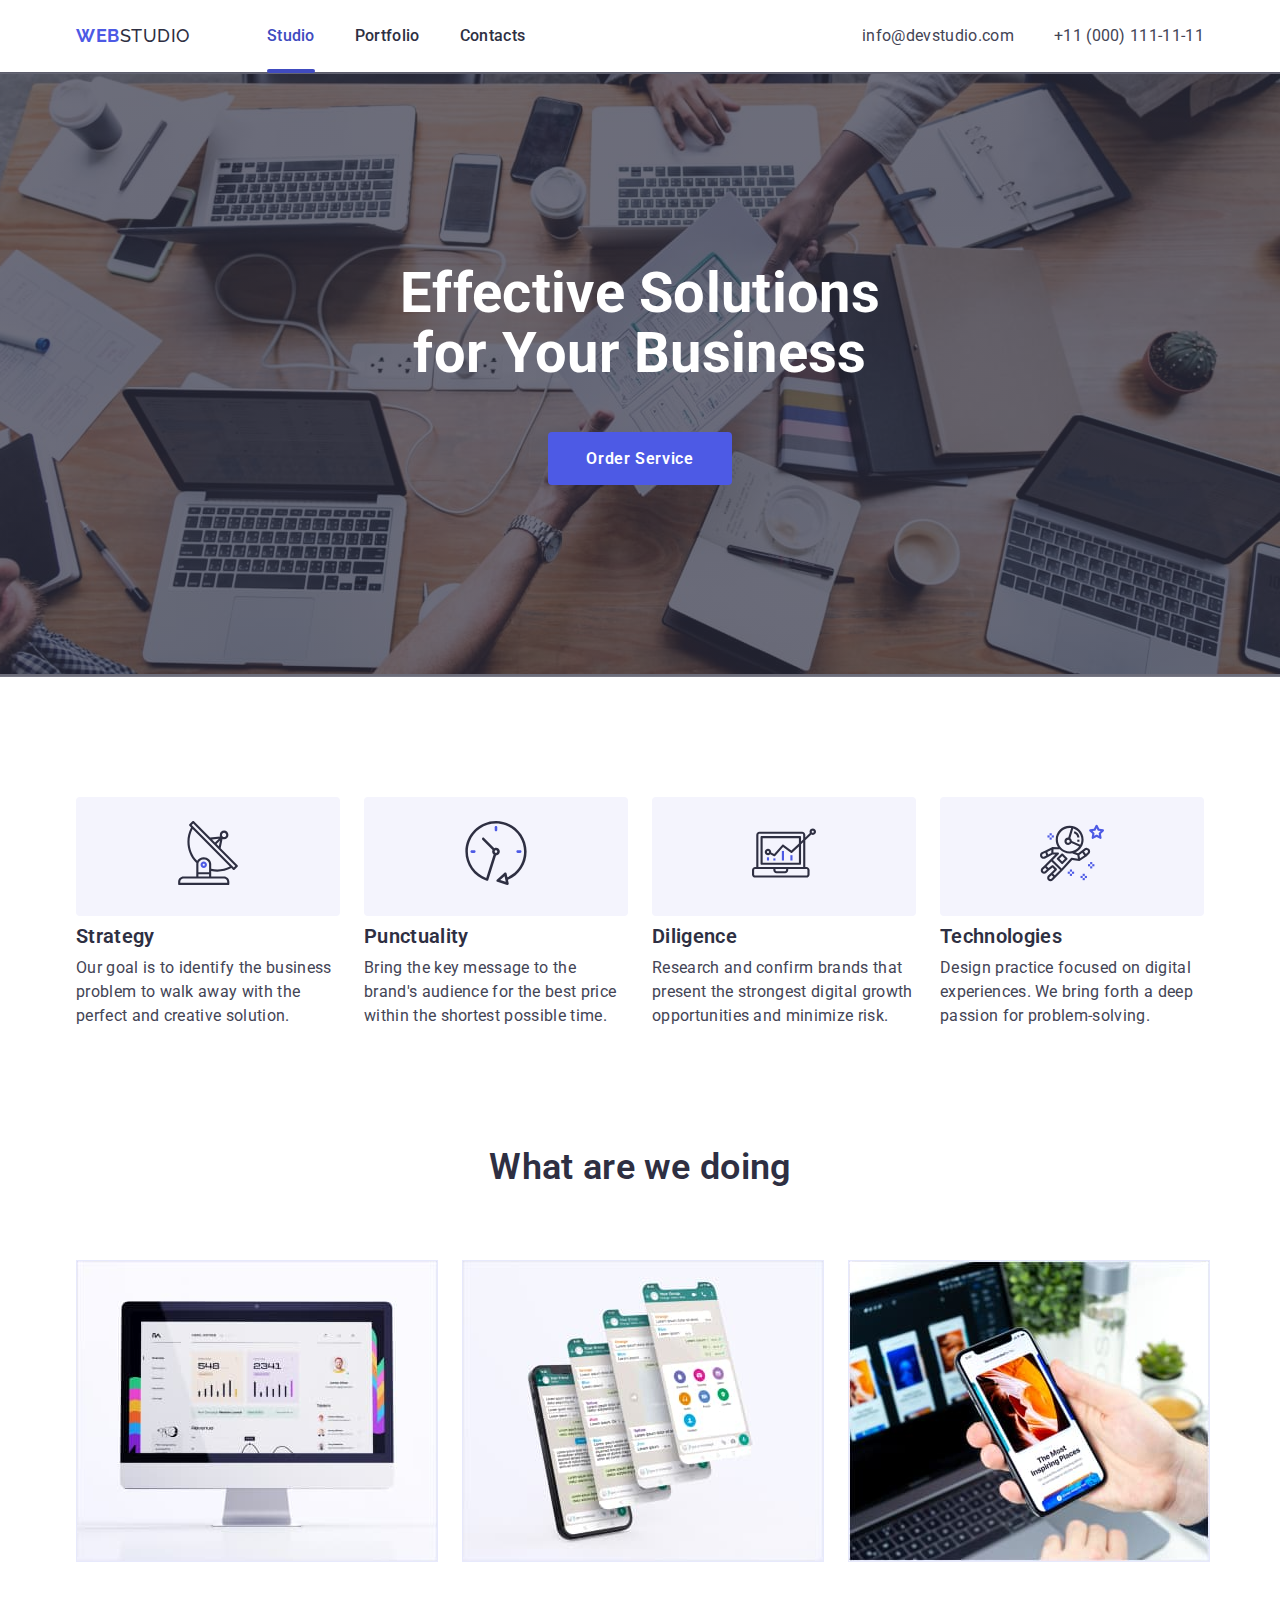
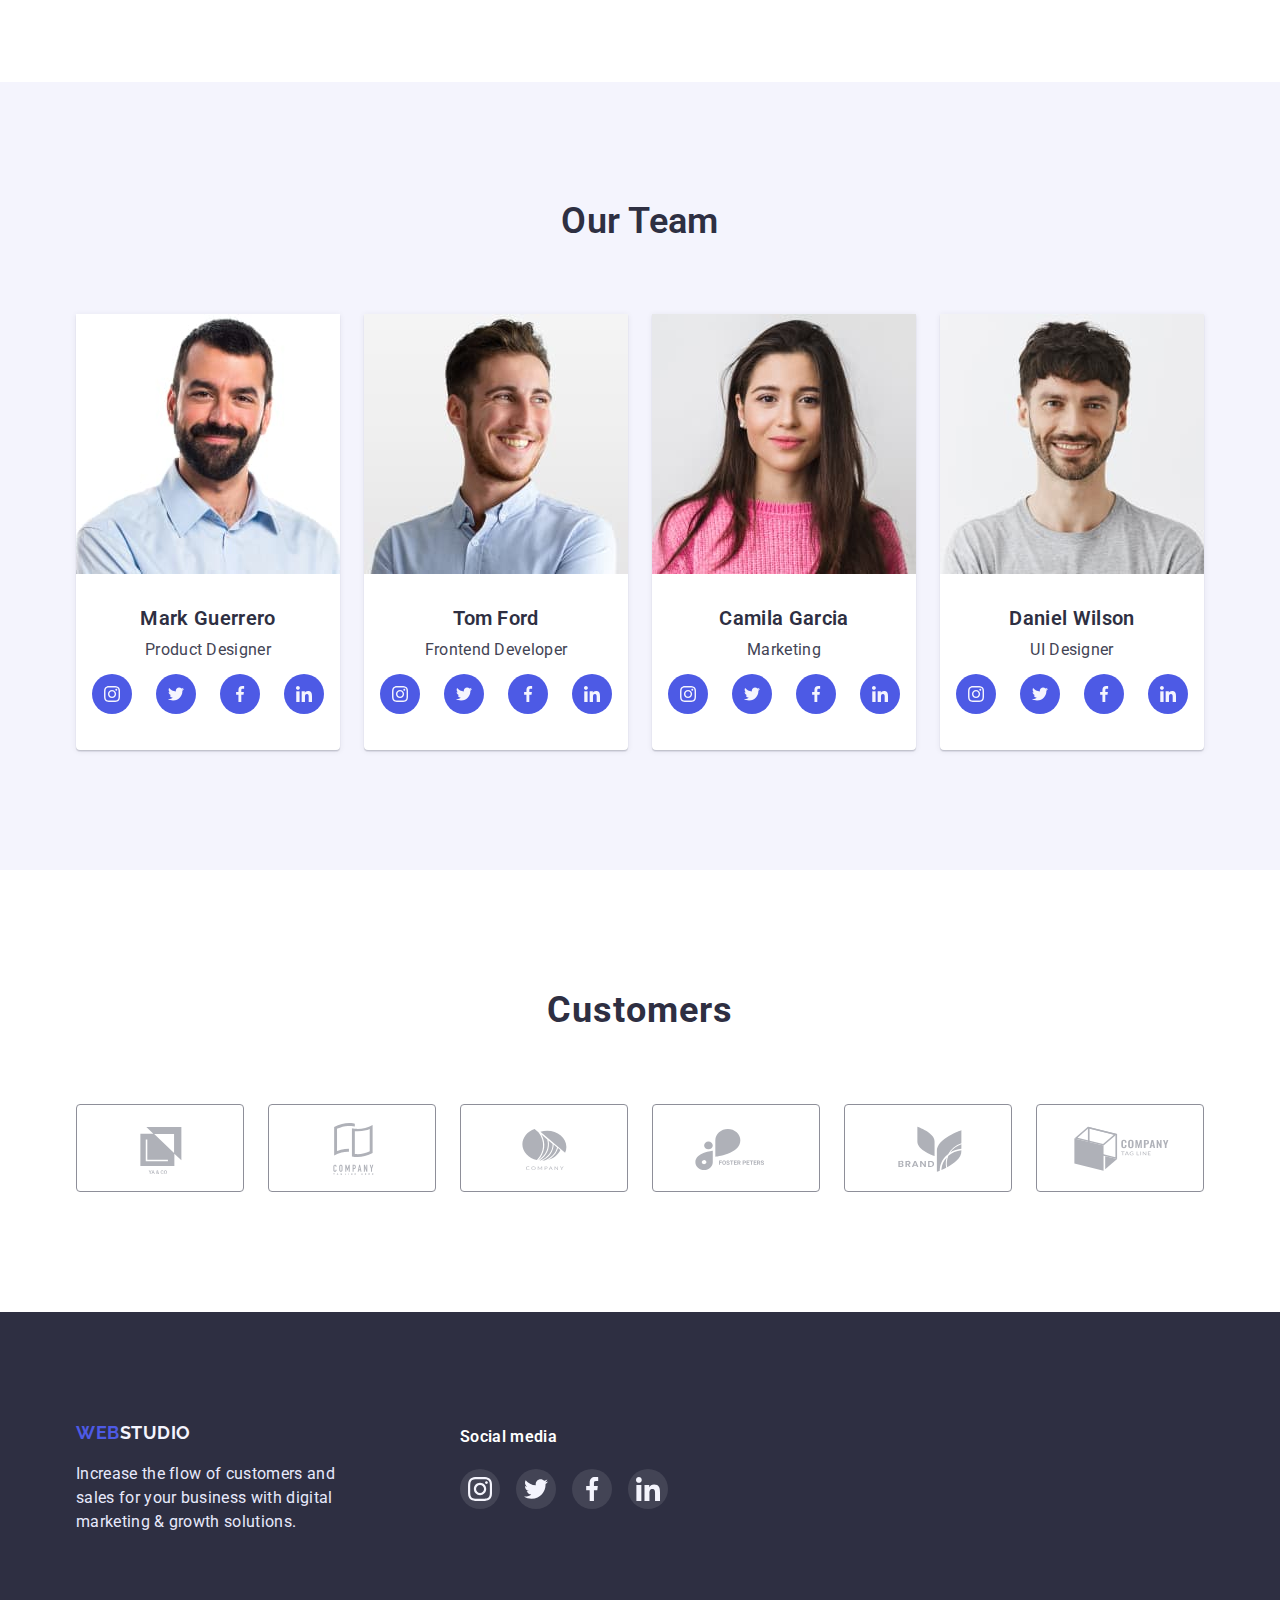
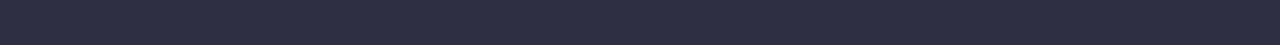
<file: index.html>
<!DOCTYPE html>
<html lang="en">
<head>
    <meta charset="UTF-8">
    <meta http-equiv="X-UA-Compatible" content="IE=edge">
    <meta name="viewport" content="width=device-width, initial-scale=1.0">
    <title>WebStudio</title>
    <link rel="stylesheet" href="https://cdnjs.cloudflare.com/ajax/libs/modern-normalize/1.1.0/modern-normalize.min.css">
    <link rel="stylesheet" href="./css/styles.css">
    <link rel="preconnect" href="https://fonts.googleapis.com">
<link rel="preconnect" href="https://fonts.gstatic.com" crossorigin>
<link rel="preconnect" href="https://fonts.googleapis.com"><link rel="preconnect" href="https://fonts.gstatic.com" crossorigin><link href="https://fonts.googleapis.com/css2?family=Raleway:wght@700&family=Roboto:wght@400;500;700;900&display=swap" rel="stylesheet">
</head>
<body>
    <header class="header">
        <div class="container main-nav">
            <nav class="navigation">
                <a href="./index.html" class="logo"> <span class="logo-web">Web</span>Studio </a>
                <ul class="navigation-list list">
                    <li class="navigation-item"><a href="./index.html" class="navigation-list-item active">Studio</a></li>
                    <li class="navigation-item"><a href="./portfolio.html" class="navigation-list-item">Portfolio</a></li>
                    <li class="navigation-item"><a href="#" class="navigation-list-item">Contacts</a></li>
                </ul>
            </nav>
            <ul class="contacts list">
                <li><a href="mailto:info@devstudio.com" class="contacts-item">info@devstudio.com</a></li>
                <li><a href="tel:+11(000)111-11-11" class="contacts-item">+11 (000) 111-11-11</a></li>
            </ul>
        </div>
    </header>
    <main>
<section class="hero section">
    <div class="container">
        <h1 class="hero-title list">Effective Solutions for Your Business</h1>
    <button type="button" class="hero-button" data-modal-open><span class="button-text">Order Service</span> </button>
    </div>
</section>
<section class="features section">
    <div class="container">
        <h2 hidden>Features</h2>
    <ul class="features-list list">
        <li class="features-list-item">
            <div class="future-list-icon">
                <svg class="features-icon" width="64" height="64">
                    <use href="./images/icons.svg#icon-antenna"></use>
                </svg>
            </div> 
            <h3 class="features-title list">Strategy</h3>
            <p class="features-text list">Our goal is to identify the business
                problem to walk away with the perfect and creative solution.</p>
        </li>
        <li class="features-list-item">
            <div class="future-list-icon">
                <svg class="features-icon" width="64" height="64">
                    <use href="./images/icons.svg#icon-clock"></use>
                </svg>
            </div>
            <h3 class="features-title list">Punctuality</h3>
            <p class="features-text list">Bring the key message to the brand's audience for the best price within the shortest possible time.</p>
        </li>
        <li class="features-list-item">
            <div class="future-list-icon">
                <svg class="features-icon" width="64" height="64">
                    <use href="./images/icons.svg#icon-diagram"></use>
                </svg>
            </div>
            <h3 class="features-title list">Diligence</h3>
            <p class="features-text list">Research and confirm brands that present the strongest digital growth opportunities and minimize risk.</p>
        </li>
        <li class="features-list-item">
            <div class="future-list-icon">
                <svg class="features-icon" width="64" height="64">
                    <use href="./images/icons.svg#icon-astronaut"></use>
                </svg>
            </div>
            <h3 class="features-title list">Technologies</h3>
            <p class="features-text list">Design practice focused on digital experiences. We bring forth a deep passion for problem-solving.</p>
        </li>
    </ul>
    </div>
</section>
<section class="work section">
    <div class="container">
        <h2 class="work-title list">What are we doing</h2>
    <ul class="work-list list">
        <li class="work-list-item"><img  src="./images/desktop.jpg" alt="desktop application" width="360"></li>
        <li class="work-list-item"><img  src="./images/mobileapp.jpg" alt="mobile application" width="360"></li>
        <li class="work-list-item"><img  src="./images/mobilewithdesktop.jpg" alt="information on the mobile application and on the desktop application" width="360"></li>
    </ul>
    </div>
</section>
<section class="team section">
    <div class="container">
        <h2 class="team-title list">Our Team</h2>
        <ul class="team-list list">
            <li class="team-card list">
                <img class="team-img" src="./images/mark.jpg" alt="dark haired man with beard" width="262">
                <h3 class="team-member list">Mark Guerrero</h3>
                <p class="team-job-title list">Product Designer</p>
                <ul class="team-soc-list list">
                    <li class="team-soc-item list">
                        <a href="#" class="team-soc-link">
                            <svg class="team-icon" width="16" height="16">
                                <use href="./images/icons.svg#icon-instagram" ></use>
                            </svg>
                        </a>
                    </li>
                     <li class="team-soc-item">
                        <a href="#" class="team-soc-link">
                            <svg class="team-icon" width="16" height="16">
                                <use href="./images/icons.svg#icon-twitter"></use>
                            </svg>
                        </a>
                    </li>
                     <li class="team-soc-item">
                        <a href="#" class="team-soc-link">
                            <svg class="team-icon" width="16" height="16">
                                <use href="./images/icons.svg#icon-facebook"></use>
                            </svg>
                        </a>
                    </li>
                     <li class="team-soc-item">
                        <a href="#" class="team-soc-link">
                            <svg class="team-icon" width="16" height="16">
                                <use href="./images/icons.svg#icon-linkedin"></use>
                            </svg>
                        </a>
                    </li>
                </ul>
            </li>
            <li class="team-card">
                <img class="team-img" src="./images/tom.jpg" alt="smiling man" width="262">
                <h3 class="team-member list">Tom Ford</h3>
                <p class="team-job-title list">Frontend Developer</p>
                <ul class="team-soc-list list">
                    <li class="team-soc-item list">
                        <a href="#" class="team-soc-link">
                            <svg class="team-icon" width="16" height="16">
                                <use href="./images/icons.svg#icon-instagram" ></use>
                            </svg>
                        </a>
                    </li>
                     <li class="team-soc-item">
                        <a href="#" class="team-soc-link">
                            <svg class="team-icon" width="16" height="16">
                                <use href="./images/icons.svg#icon-twitter"></use>
                            </svg>
                        </a>
                    </li>
                     <li class="team-soc-item">
                        <a href="#" class="team-soc-link">
                            <svg class="team-icon" width="16" height="16">
                                <use href="./images/icons.svg#icon-facebook"></use>
                            </svg>
                        </a>
                    </li>
                     <li class="team-soc-item">
                        <a href="#" class="team-soc-link">
                            <svg class="team-icon" width="16" height="16">
                                <use href="./images/icons.svg#icon-linkedin"></use>
                            </svg>
                        </a>
                    </li>
                </ul>
            </li>
            <li class="team-card">
                <img class="team-img" src="./images/camila.jpg" alt="beautiful women" width="262">
                <h3 class="team-member list">Camila Garcia</h3>
                <p class="team-job-title list">Marketing</p>
                <ul class="team-soc-list list">
                    <li class="team-soc-item list">
                        <a href="#" class="team-soc-link">
                            <svg class="team-icon" width="16" height="16">
                                <use href="./images/icons.svg#icon-instagram" ></use>
                            </svg>
                        </a>
                    </li>
                     <li class="team-soc-item">
                        <a href="#" class="team-soc-link">
                            <svg class="team-icon" width="16" height="16">
                                <use href="./images/icons.svg#icon-twitter"></use>
                            </svg>
                        </a>
                    </li>
                     <li class="team-soc-item">
                        <a href="#" class="team-soc-link">
                            <svg class="team-icon" width="16" height="16">
                                <use href="./images/icons.svg#icon-facebook"></use>
                            </svg>
                        </a>
                    </li>
                     <li class="team-soc-item">
                        <a href="#" class="team-soc-link">
                            <svg class="team-icon" width="16" height="16">
                                <use href="./images/icons.svg#icon-linkedin"></use>
                            </svg>
                        </a>
                    </li>
                </ul>
            </li>
            <li class="team-card">
                <img class="team-img" src="./images/daniel.jpg" alt="smiling bearded man" width="262">
                <h3 class="team-member list">Daniel Wilson</h3>
                <p class="team-job-title list">UI Designer</p>
                <ul class="team-soc-list list">
                    <li class="team-soc-item list">
                        <a href="#" class="team-soc-link">
                            <svg class="team-icon" width="16" height="16">
                                <use href="./images/icons.svg#icon-instagram" ></use>
                            </svg>
                        </a>
                    </li>
                     <li class="team-soc-item">
                        <a href="#" class="team-soc-link">
                            <svg class="team-icon" width="16" height="16">
                                <use href="./images/icons.svg#icon-twitter"></use>
                            </svg>
                        </a>
                    </li>
                     <li class="team-soc-item">
                        <a href="#" class="team-soc-link">
                            <svg class="team-icon" width="16" height="16">
                                <use href="./images/icons.svg#icon-facebook"></use>
                            </svg>
                        </a>
                    </li>
                     <li class="team-soc-item">
                        <a href="#" class="team-soc-link">
                            <svg class="team-icon" width="16" height="16">
                                <use href="./images/icons.svg#icon-linkedin"></use>
                            </svg>
                        </a>
                    </li>
                </ul>
            </li>
        </ul>
    </div> 
</section>
<section class="costumer section">
    <div class="container">
        <h2 class="costumer-title list">Customers</h2>
            <ul class="costumer-list list">
                <li class="costumer-list-item"> 
                    <a href="#" class="costumer-list-link">
                        <svg class="costumer-list-icon" width="104" height="56"> 
                            <use href="./images/icons.svg#icon-ya-and-co"></use>
                        </svg>
                    </a>
                </li>
                <li class="costumer-list-item"> 
                    <a href="#" class="costumer-list-link">
                        <svg class="costumer-list-icon" width="104" height="56">
                            <use href="./images/icons.svg#icon-tag-line-here"></use>
                        </svg>
                    </a>
                </li>
                <li class="costumer-list-item"> 
                    <a href="#" class="costumer-list-link">
                        <svg class="costumer-list-icon" width="104" height="56">
                            <use href="./images/icons.svg#icon-company"></use> 
                        </svg>
                    </a> 
                </li>   
                <li class="costumer-list-item">
                     <a href="#" class="costumer-list-link">
                        <svg class="costumer-list-icon" width="104" height="56"> 
                            <use href="./images/icons.svg#icon-foster-peters"></use>
                        </svg>
                     </a>
                </li>
                <li class="costumer-list-item"> 
                    <a href="#" class="costumer-list-link">
                        <svg class="costumer-list-icon" width="104" height="56"> 
                            <use href="./images/icons.svg#icon-brand"></use>
                        </svg>
                    </a>
                </li>
                <li class="costumer-list-item">
                     <a href="#" class="costumer-list-link">
                        <svg class="costumer-list-icon" width="104" height="56"> 
                            <use href="./images/icons.svg#icon-tag-line"></use>
                        </svg>
                     </a>
                </li>
            </ul>
    </div>
</section>
    </main>
    <footer class="footer">
        <div class="footer-section container">
            <div class="footer-block">
                <a href="./index.html" class="footer-logo"> <span class="footer-logo-web">Web</span>Studio </a>
                <p class="footer-text list">Increase the flow of customers and sales for your business with digital marketing & growth solutions.</p>    
            </div>
            <div class="footer-social list">
                <h2 class="footer-social-title">Social media</h2>
                <ul class="footer-soc-list list">
                    <li class="footer-soc-item list">
                        <a href="#" class="footer-soc-link">
                            <svg class="footer-icon" width="24" height="24">
                                <use href="./images/icons.svg#icon-instagram" ></use>
                            </svg>
                        </a>
                    </li>
                     <li class="footer-soc-item">
                        <a href="#" class="footer-soc-link">
                            <svg class="footer-icon" width="24" height="24">
                                <use href="./images/icons.svg#icon-twitter"></use>
                            </svg>
                        </a>
                    </li>
                     <li class="footer-soc-item">
                        <a href="#" class="footer-soc-link">
                            <svg class="footer-icon" width="24" height="24">
                                <use href="./images/icons.svg#icon-facebook"></use>
                            </svg>
                        </a>
                    </li>
                     <li class="footer-soc-item">
                        <a href="#" class="footer-soc-link">
                            <svg class="footer-icon" width="24" height="24">
                                <use href="./images/icons.svg#icon-linkedin"></use>
                            </svg>
                        </a>
                    </li>
                </ul>
            </div>
        </div>    
     </footer>

     <!-- Modal -->

     <div class="backdrop is-hidden" data-modal>
        <div class="modal">
            <button class="modal-btn" data-modal-close>
                <svg class="modal-icon" width="8" height="8">
                    <use href="./images/icons.svg#icon-modal-button"></use>
                </svg>
            </button>
        </div>
     </div>

     <script src="./js/modal.js"></script>
</body>
</html>
</file>
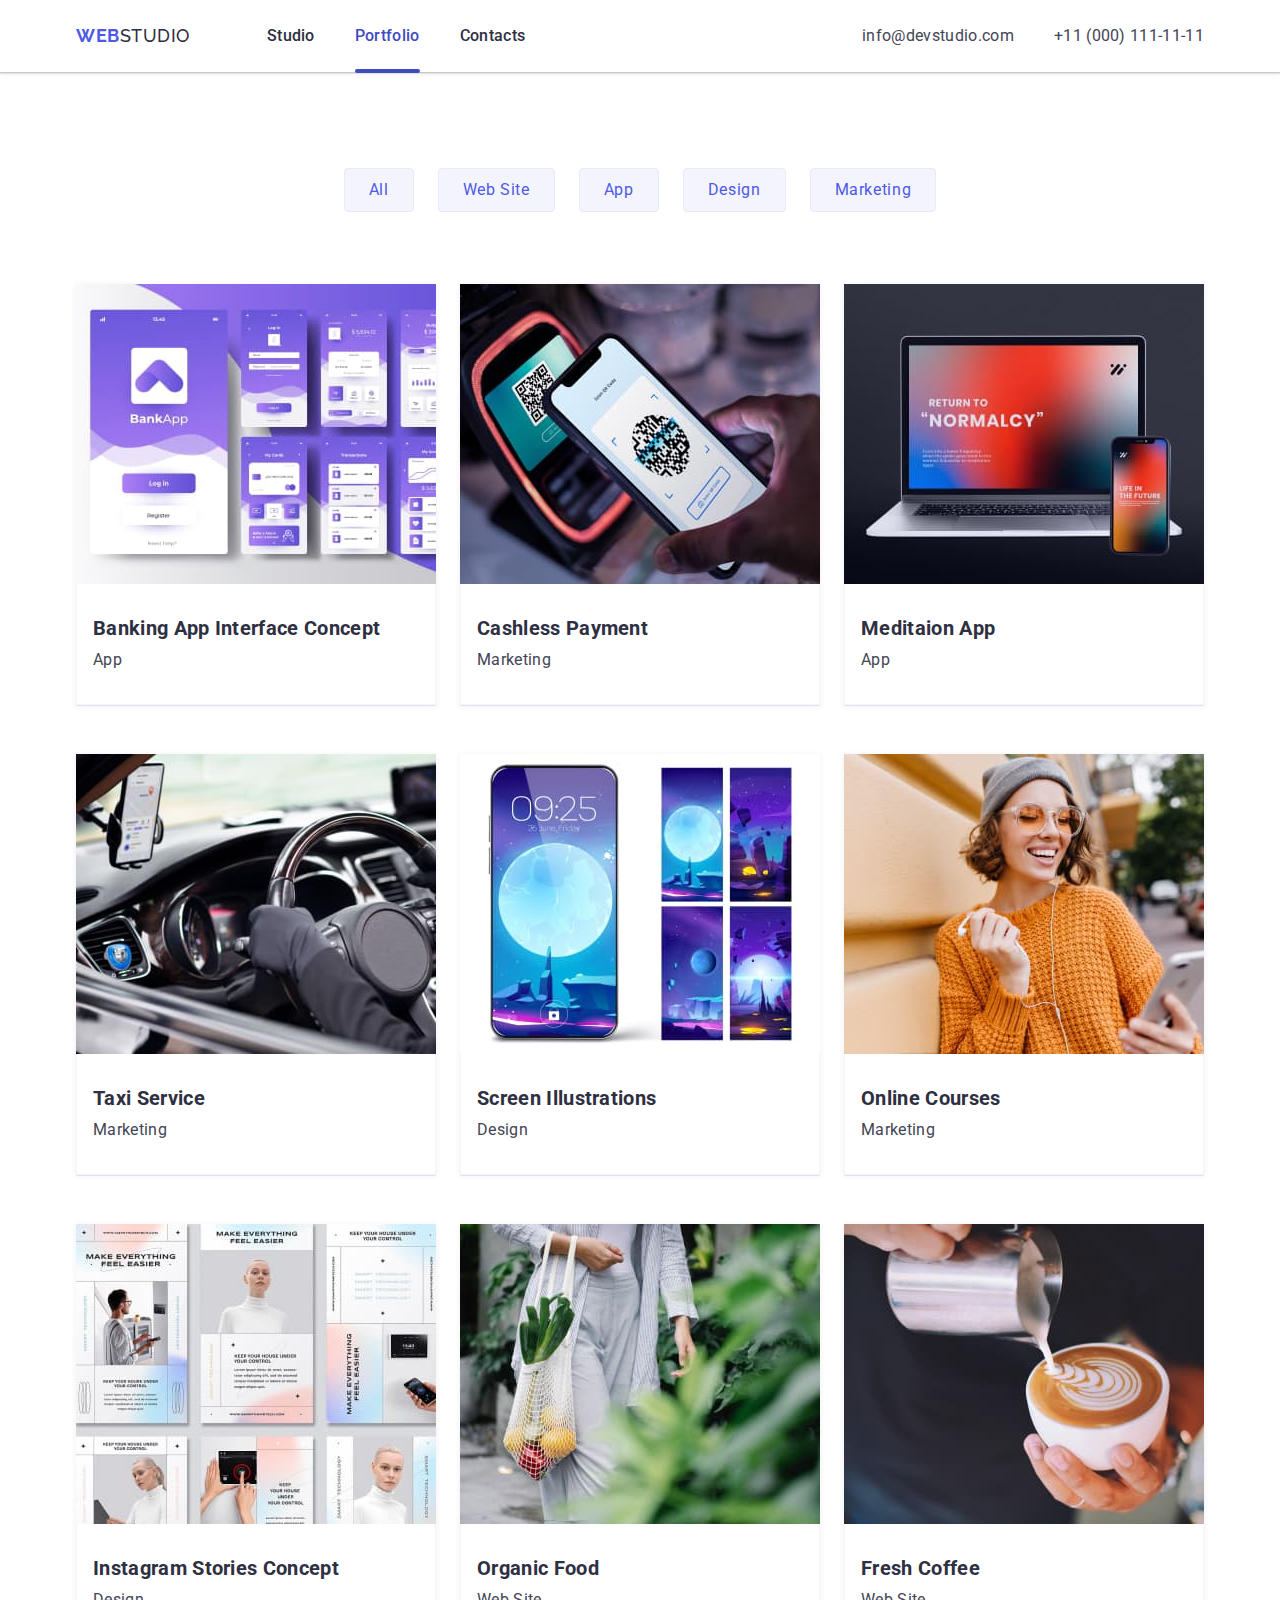
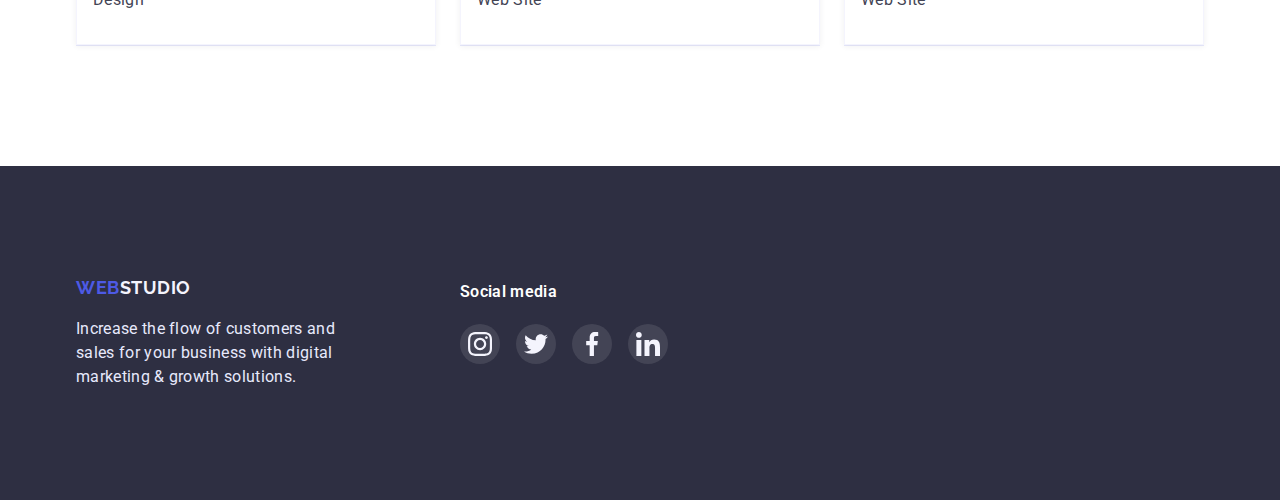
<file: portfolio.html>
<!DOCTYPE html>
<html lang="en">
<head>
    <meta charset="UTF-8">
    <meta http-equiv="X-UA-Compatible" content="IE=edge">
    <meta name="viewport" content="width=device-width, initial-scale=1.0">
    <title>WebStudio</title>
    <link rel="stylesheet" href="https://cdnjs.cloudflare.com/ajax/libs/modern-normalize/1.1.0/modern-normalize.min.css">
    <link rel="stylesheet" href="./css/styles.css">
    <link rel="preconnect" href="https://fonts.googleapis.com">
<link rel="preconnect" href="https://fonts.gstatic.com" crossorigin>
<link rel="preconnect" href="https://fonts.googleapis.com"><link rel="preconnect" href="https://fonts.gstatic.com" crossorigin><link href="https://fonts.googleapis.com/css2?family=Raleway:wght@700&family=Roboto:wght@400;500;700;900&display=swap" rel="stylesheet">
</head>
<body>
    <header class="header">
        <div class="container main-nav">
            <nav class="navigation">
                <a href="./index.html" class="logo"> <span class="logo-web">Web</span>Studio </a>
                <ul class="navigation-list list">
                    <li class="navigation-item"><a href="./index.html" class="navigation-list-item">Studio</a></li>
                    <li class="navigation-item"><a href="./portfolio.html" class="navigation-list-item active">Portfolio</a></li>
                    <li class="navigation-item"><a href="#" class="navigation-list-item">Contacts</a></li>
                </ul>
            </nav>
            <ul class="contacts list">
                <li><a href="mailto:info@devstudio.com" class="contacts-item">info@devstudio.com</a></li>
                <li><a href="tel:+11(000)111-11-11" class="contacts-item">+11 (000) 111-11-11</a></li>
            </ul>
        </div>
    </header>
    <main>
        <section class="portfolio section">
           <div class="container">
            <h1 hidden>Portfolio</h1>
      <ul class="button-list list">
        <li class="button-list-item"><button type="button" class="portfolio-button">All</button></li>
        <li class="button-list-item"><button type="button" class="portfolio-button">Web Site</button></li>
        <li class="button-list-item"><button type="button" class="portfolio-button">App</button></li>
        <li class="button-list-item"><button type="button" class="portfolio-button">Design</button></li>
        <li class="button-list-item"><button type="button" class="portfolio-button">Marketing</button></li>
      </ul>
        <ul class="portfolio-list list">
            <li class="portfolio-item">
                <a href="#" class="portfolio-item-card">
                        <div class="portfolio-card-overlay">
                            <img class="portfolio-item-img" src="./images/banking_app.jpg" alt="bank app" width="360">
                                <div class="overlay">
                                    <p class="overlay-text">14 Stylish and User-Friendly App Design Concepts · Task Manager App · Calorie Tracker App · Exotic Fruit Ecommerce App · Cloud Storage App</p>
                                </div>
                        </div>
                    <div class="portfolio-item-text">
                        <h3 class="portfolio-title list">Banking App Interface Concept</h3>
                        <p class="portfolio-title-text list">App</p>
                    </div> 
                </a>
                
            </li>
            <li class="portfolio-item">
                <a href="#" class="portfolio-item-card">
                    <div class="portfolio-card-overlay">
                        <img class="portfolio-item-img" src="./images/cashless_payment.jpg" alt="payment by phone" width="360">
                            <div class="overlay">
                                <p class="overlay-text">14 Stylish and User-Friendly App Design Concepts · Task Manager App · Calorie Tracker App · Exotic Fruit Ecommerce App · Cloud Storage App</p>
                            </div>
                    </div>
                    <div class="portfolio-item-text">
                        <h3 class="portfolio-title list">Cashless Payment</h3>
                        <p class="portfolio-title-text list">Marketing</p>
                    </div>
                </a>
            </li>
            <li class="portfolio-item">
                <a href="#" class="portfolio-item-card">
                    <div class="portfolio-card-overlay">
                        <img class="portfolio-item-img" src="./images/meditaion_app.jpg" alt="meditaion app on computer and phone" width="360">
                            <div class="overlay">
                                <p class="overlay-text">14 Stylish and User-Friendly App Design Concepts · Task Manager App · Calorie Tracker App · Exotic Fruit Ecommerce App · Cloud Storage App</p>
                            </div>
                    </div>
                    <div class="portfolio-item-text">
                        <h3 class="portfolio-title list">Meditaion App</h3>
                        <p class="portfolio-title-text list">App</p>
                    </div>
                 </a>
            </li>
            <li class="portfolio-item">
                <a href="#" class="portfolio-item-card">
                    <div class="portfolio-card-overlay">
                        <img class="portfolio-item-img" src="./images/taxi_service.jpg" alt="mobile application for driving" width="360">
                            <div class="overlay">
                                <p class="overlay-text">14 Stylish and User-Friendly App Design Concepts · Task Manager App · Calorie Tracker App · Exotic Fruit Ecommerce App · Cloud Storage App</p>
                            </div>
                    </div>
                    <div class="portfolio-item-text">
                        <h3 class="portfolio-title list">Taxi Service</h3>
                        <p class="portfolio-title-text list">Marketing</p>
                    </div>
                    </a>
            </li>
            <li class="portfolio-item">
                <a href="#" class="portfolio-item-card">
                    <div class="portfolio-card-overlay">
                        <img class="portfolio-item-img" src="./images/screen_illustrations.jpg" alt="illustration on phone" width="360">
                            <div class="overlay">
                                <p class="overlay-text">14 Stylish and User-Friendly App Design Concepts · Task Manager App · Calorie Tracker App · Exotic Fruit Ecommerce App · Cloud Storage App</p>
                            </div>
                    </div>        
                    <div class="portfolio-item-text">
                        <h3 class="portfolio-title list">Screen Illustrations</h3>
                        <p class="portfolio-title-text list">Design</p>
                    </div>
                </a>
            </li>
            <li class="portfolio-item">
                <a href="#" class="portfolio-item-card">
                    <div class="portfolio-card-overlay">
                        <img class="portfolio-item-img" src="./images/online_courses.jpg" alt="a woman uses an application on her phone" width="360">
                            <div class="overlay">
                                <p class="overlay-text">14 Stylish and User-Friendly App Design Concepts · Task Manager App · Calorie Tracker App · Exotic Fruit Ecommerce App · Cloud Storage App</p>
                            </div>
                    </div>
                    <div class="portfolio-item-text">
                        <h3 class="portfolio-title list">Online Courses</h3>
                        <p class="portfolio-title-text list">Marketing</p>
                    </div>
                </a>
            </li>
            <li class="portfolio-item">
                <a href="#" class="portfolio-item-card">
                    <div class="portfolio-card-overlay">
                        <img class="portfolio-item-img" src="./images/instagram_stories_concept.jpg" alt="slides for instagram" width="360">
                            <div class="overlay">
                                <p class="overlay-text">14 Stylish and User-Friendly App Design Concepts · Task Manager App · Calorie Tracker App · Exotic Fruit Ecommerce App · Cloud Storage App</p>
                            </div>
                    </div>
                    <div class="portfolio-item-text">
                        <h3 class="portfolio-title list">Instagram Stories Concept</h3>
                        <p class="portfolio-title-text list">Design</p>
                    </div>
                </a>
            </li>
            <li class="portfolio-item">
                <a href="#" class="portfolio-item-card">
                    <div class="portfolio-card-overlay">
                        <img class="portfolio-item-img" src="./images/organic_food.jpg" alt="a bag with vegetables and fruits in the hands of a woman" width="360">
                            <div class="overlay">
                                <p class="overlay-text">14 Stylish and User-Friendly App Design Concepts · Task Manager App · Calorie Tracker App · Exotic Fruit Ecommerce App · Cloud Storage App</p>
                            </div>
                    </div>
                    <div class="portfolio-item-text">
                        <h3 class="portfolio-title list">Organic Food</h3>
                        <p class="portfolio-title-text list">Web Site</p>
                    </div>
                 </a>
            </li>
            <li class="portfolio-item">
                <a href="#" class="portfolio-item-card">
                    <div class="portfolio-card-overlay">
                        <img class="portfolio-item-img" src="./images/fresh_coffee.jpg" alt="coffee is poured into a cup" width="360">
                            <div class="overlay">
                                <p class="overlay-text">14 Stylish and User-Friendly App Design Concepts · Task Manager App · Calorie Tracker App · Exotic Fruit Ecommerce App · Cloud Storage App</p>
                            </div>
                    </div>
                    <div class="portfolio-item-text">
                        <h3 class="portfolio-title list">Fresh Coffee</h3>
                        <p class="portfolio-title-text list">Web Site</p>
                    </div>
                </a>
            </li>
        </ul>
           </div>
            
    </section>
    </main>
    <footer class="footer">
        <div class="footer-section container">
            <div class="footer-block">
                <a href="./index.html" class="footer-logo"> <span class="footer-logo-web">Web</span>Studio </a>
                <p class="footer-text list">Increase the flow of customers and sales for your business with digital marketing & growth solutions.</p>    
            </div>
            <div class="footer-social list">
                <h2 class="footer-social-title">Social media</h2>
                <ul class="footer-soc-list list">
                    <li class="footer-soc-item list">
                        <a href="#" class="footer-soc-link">
                            <svg class="footer-icon" width="24" height="24">
                                <use href="./images/icons.svg#icon-instagram" ></use>
                            </svg>
                        </a>
                    </li>
                     <li class="footer-soc-item">
                        <a href="#" class="footer-soc-link">
                            <svg class="footer-icon" width="24" height="24">
                                <use href="./images/icons.svg#icon-twitter"></use>
                            </svg>
                        </a>
                    </li>
                     <li class="footer-soc-item">
                        <a href="#" class="footer-soc-link">
                            <svg class="footer-icon" width="24" height="24">
                                <use href="./images/icons.svg#icon-facebook"></use>
                            </svg>
                        </a>
                    </li>
                     <li class="footer-soc-item">
                        <a href="#" class="footer-soc-link">
                            <svg class="footer-icon" width="24" height="24">
                                <use href="./images/icons.svg#icon-linkedin"></use>
                            </svg>
                        </a>
                    </li>
                </ul>
            </div>
        </div>    
     </footer>
</body>
</html>
</file>
<file: css/styles.css>
:root {
    --primary-text-color: #2E2F42;
    --secondary-text-color: #434455;
    --white-text-color: #FFFFFF;
    --white-bgn-color: #FFFFFF;
    --primary-bgn-color: #E5E5E5;
    --secondary-bgn-color: #F4F4FD;
    --footer-bgn-color: #2E2F42;
    --footer-logo-color: #F4F4FD;
    --footer-text-color: #E7E9FC;
    --footer-icons-color: rgba(255, 255, 255, 0.1);
    --footer-icons-hover: #31D0AA;
    --border-color:#E7E9FC;
    --border-secondary-color: #F4F4FD;
    --brand-color: #4D5AE5;
    --brand-hover-color: #404BBF;
    --border-icons-color: #8E8F99;
    --icon-color: #AFB1B8;
    --secondary-icon-color: #F4F4FD;
    --overlay-text-color: #F4F4FD;
    --border-radius: 4px;
    --line-height-text: 1.5;
    --font-weight-primary: 600;
    --font-size-primary: 16px;
    --font-size-secondary: 20px; 
    --modal-index: 1000;
    --modal-bgn-color: #FCFCFC;
    --modal-btn-bgn-color: #E7E9FC;
    --modal-btn-fill: #FFFFFF;
    --anim: 250ms cubic-bezier(0.4, 0, 0.2, 1);
}

body {
    font-family: 'Roboto', sans-serif;
    letter-spacing: 0.02em;
    line-height: var(--line-height-text);
    color: var(--primary-text-color);
    background-color: var(--white-bgn-color);
}

img {
    display: block;
}

.list {
    margin: 0;
    padding: 0;
}
.container {
    width: 1158px;
    padding-left: 15px;
    padding-right: 15px;
    margin: 0 auto;
}

.section {
    padding-top: 120px;
    padding-bottom: 120px;
}

/* Header */

.header {
    box-shadow: 0px 2px 1px rgba(46, 47, 66, 0.08), 0px 1px 1px rgba(46, 47, 66, 0.16), 0px 1px 6px rgba(46, 47, 66, 0.08);
}

.main-nav {
    display: flex;
    align-items: center;
}

.navigation {
    display: flex;
    align-items: center;

    text-decoration: none;
    font-weight: var(--font-weight-primary);
}

.logo, .logo-web {
    font-family: 'Raleway';
    font-weight: 700;
    letter-spacing: 0.03em;
    line-height: 1.33;
    text-transform: uppercase;
    font-size: 18px;
}

.logo-web {
    color: var(--brand-color);    
}

.navigation {
    padding-top: 24px;
    padding-bottom: 24px;
}

.navigation-list {
    display: flex;
    align-items: center;
    margin-left: 77px;

    list-style-type: none;
}

.navigation-item + .navigation-item {
   margin-left: 40px; 
}

.navigation-list-item, .logo, .contacts-item {
    text-decoration: none;
    font-weight: 500;
    color: var(--primary-text-color);
}

.navigation-list-item {
    position: relative;
    padding-top: 24px;
    padding-bottom: 28px;

    transition: color var(--anim);
}


.navigation-list-item:hover,
.navigation-list-item:focus {
    color: var(--brand-hover-color);
    
}


.navigation-list .active {
    color: var(--brand-hover-color);
}

.navigation-list .active::after {
    content: "";
    position: absolute;
    left: 0;
    bottom: 0;
    display: block;
    width: 100%;
    height: 4px;
    margin-bottom: 0;
    border-radius: 2px;
    background-color: var(--brand-hover-color);
    
}


.contacts {
    display: flex;
    margin-left: auto;
    

    list-style-type: none;
}

.contacts-item {
    margin-left: 40px;

    color: var(--secondary-text-color);
    font-weight: 400;

    transition: color var(--anim);
}

.contacts-item:hover,
.contacts-item:focus {
    color: var(--brand-hover-color);
}

.contacts + .contacts {
    margin-left: 40px;
}

/* Main studio page*/

.hero {
    background:linear-gradient( rgba(46, 47, 66, 0.7), rgba(46, 47, 66, 0.7)), url(../images/people-office.jpg);
    background-size: 1440px;
    background-repeat: no-repeat;
    background-position: 50%; 
    text-align: center;
    padding-top: 192px;
    padding-bottom: 192px;
}

.hero-title {
    margin-bottom: 48px;
    width: 492px;
    margin-left: auto;
    margin-right: auto;
    color: var(--white-text-color);
    line-height: 1.07;
    font-size: 56px;
}

.hero-button {
    border-radius: 4px;
    border: none;

    color: var(--white-text-color);
    background-color: var(--brand-color);
    font-weight: var(--font-weight-primary);
    cursor: pointer;
    line-height: 1.19;
    letter-spacing: 0.04em;

    transition: background-color var(--anim), box-shadow var(--anim);
}

.hero-button:hover,
.hero-button:focus {
    background-color: var(--brand-hover-color);
    box-shadow: 0px 4px 4px rgba(0, 0, 0, 0.15);
}

.button-text {
    display: inline-block;
    padding: 16px 32px;
       
}

/* Features */

.features-list {
    display: flex;
    column-gap: 24px;
    list-style-type: none;

}

.features-list-item {
    display: flex;
    flex-direction: column;
    gap: 8px;
}

.future-list-icon {
    display: block;
    width: 264px;
    border-radius: 4px;
    padding: 24px 100px;
    background-color: var(--secondary-bgn-color);
}


.features-title {
    font-weight: var(--font-weight-primary);
    font-size: var(--font-size-secondary);
    line-height: 1.2;
}

.features-text {
    color: var(--secondary-text-color);
}

/* Work */
 
.work {
    padding-top: 0;
}

.work-title {
    margin-bottom: 72px;
    text-align: center;
}

.work-list {
    display: flex;
    list-style-type: none;
}

.work-list-item {
    border: 1px solid #E7E9FC;
    background: linear-gradient(0deg, rgba(77, 90, 229, 0.1), rgba(77, 90, 229, 0.1))
}

.work-list-item + .work-list-item {
    margin-left: 24px;
}

.work-title, .team-title {
    font-weight: var(--font-weight-primary);
    line-height: 1.11;
    font-size: 36px;

}

/* Team */


.team {
    background-color: var(--secondary-bgn-color);
}

.team-title {
    margin-bottom: 72px;

    text-align: center;
}

.team-list {
    display: flex;

    list-style-type: none;
}

.team-card {
    width: 264px;
    border-radius: 0px 0px 4px 4px;

    background-color: var(--white-bgn-color);
    box-shadow: 0px 1px 6px rgba(46, 47, 66, 0.08), 0px 1px 1px rgba(46, 47, 66, 0.16), 0px 2px 1px rgba(46, 47, 66, 0.08);
    text-align: center;
}

.team-card + .team-card {
    margin-left: 24px;
}

.team-img {
    margin-bottom: 32px;
    width: 264px;
}

.team-member {
    margin-bottom: 8px;

    font-weight: var(--font-weight-primary);
    font-size: var(--font-size-secondary);
    line-height: 1.2;
}

.team-job-title {
    margin: 8px;
    color: var(--secondary-text-color);
}


.team-soc-list {
    display: flex;
    align-items: center;
    justify-content: center;
    column-gap: 24px;
    padding: 4px 0;
    margin-bottom: 32px;
    list-style-type: none;
}

.team-soc-link {
    background-color: var(--brand-color);
    display: flex;
    align-items: center;
    justify-content: center;
    border-radius: 50%;
    width: 40px;
    height: 40px;

    transition: background-color var(--anim);
}

.team-soc-link:hover,
.team-soc-link:focus {
    background-color: var(--brand-hover-color);
}

.team-icon {
    fill: var(--secondary-icon-color);
}

/* Costumers */

.costumer-title {
    margin-bottom: 72px;
    
    text-align: center;
    line-height: 1.16;
    font-size: 36px;
    font-weight: 700;
    letter-spacing: 0.03em;

}

.costumer-list {
    display: flex;
    align-items: center;
    justify-content: center;
    column-gap: 24px;
    
    list-style-type: none; 

}

.costumer-list-link {
    display: flex;
    align-items: center;
    justify-content: center;
    width: 168px;
    height: 88px;
    border: 1px solid var(--border-icons-color);
    border-radius: 4px;
    background-color: var(--white-bgn-color);
    fill: var(--icon-color);

    transition: border-color var(--anim), fill var(--anim) ;
}



.costumer-list-link:hover,
.costumer-list-link:focus {
    border-color: var(--brand-hover-color);
    fill: var(--brand-hover-color);
}


/* Portfolio page */

.portfolio {
    padding-top: 96px;
}

.button-list {
    display: flex;
    justify-content: center;
    margin-bottom: 72px;

    list-style-type: none;
}

.button-list-item + .button-list-item {
    margin-left: 24px;
}

.portfolio-button {
    border: 1px solid var(--border-color);
    border-radius: 4px;
    padding: 12px 24px;

    color: var(--brand-color);
    background-color: var(--secondary-bgn-color);
    letter-spacing: 0.04em;
    font-size: var(--font-size-primary);
    cursor: pointer;
    
    transition: color var(--anim), background-color var(--anim), border-color var(--anim), box-shadow var(--anim);
}

.portfolio-button:hover,
.portfolio-button:focus {
    color: var(--white-text-color);
    background-color: var(--brand-hover-color);
    border-color: var(--brand-hover-color);
    box-shadow: 0px 3px 1px rgba(0, 0, 0, 0.1), 0px 2px 1px rgba(0, 0, 0, 0.08), 0px 2px 2px rgba(0, 0, 0, 0.12);
}


.portfolio-list {
    display: flex;
    flex-wrap: wrap;
    row-gap: 48px;
    column-gap: 24px;

    list-style-type: none;
}

.portfolio-item {
    width: 360px;
    border-bottom: 0.5px solid var(--border-color);
}

.portfolio-item-card {
    display: block;
    box-shadow: 0px 1px 6px rgba(46, 47, 66, 0.08);
    text-decoration: none;

    transition: box-shadow var(--anim);
}

.portfolio-item-card:hover,
.portfolio-item-card:focus {
    box-shadow: 0px 2px 1px rgba(46, 47, 66, 0.08), 0px 1px 1px rgba(46, 47, 66, 0.16), 0px 1px 6px rgba(46, 47, 66, 0.08);
}

.portfolio-card-overlay {
    position: relative;
    overflow: hidden;
}

.portfolio-item-img {
    background: linear-gradient(0deg, rgba(77, 90, 229, 0.1), rgba(77, 90, 229, 0.1));
}

.overlay {
    position: absolute;
    top: 0;
    left: 0;
    width: 100%;
    height: 100%;
    transform: translateY(150%);
    
    padding-top: 40px;
    padding-left: 32px;
    padding-right: 32px;
    background-color: var(--brand-color);

    transition: transform var(--anim);
}

.portfolio-item-card:hover .overlay,
.portfolio-item-card:focus .overlay {
    transform: translateY(0);
}

.overlay-text {
    color: var(--overlay-text-color);
}

.portfolio-item-text {
    border: 0.5px solid var(--border-secondary-color);
    border-top: transparent;
    padding-top: 32px;
    padding-bottom: 32px;
    padding-left: 16px;
}

.portfolio-title{
    padding-bottom: 8px;

    line-height: 1.2;
    font-size: var(--font-size-secondary);
    color: var(--primary-text-color);
}

.portfolio-title-text {
    color: var(--secondary-text-color);
}

/* Footer */

.footer {
    padding-top: 100px;
    padding-bottom: 100px;

    background-color: var(--footer-bgn-color);
}

.footer-section {
    display: flex;
    align-items: center;
}

.footer-block {
    margin-right: 120px;
}

.footer-logo, .footer-logo-web {
    color: var(--footer-logo-color);
    font-family: 'Raleway';
    font-weight: 700;
    letter-spacing: 0.03em;
    line-height: 1.16;
    text-transform: uppercase;
    font-size: 18px;
    text-decoration: none;
}

.footer-logo-web {
    color: var(--brand-color);
}

.footer-text {
    margin-top: 16px;
    width: 264px;
    color: var(--footer-text-color);
}


.footer-social-title {
    color: var(--white-text-color);
    font-weight: 600;
    line-height: 1.5em;
    font-size: 16px;
    margin-bottom: 16px;
}

.footer-soc-list {
    display: flex;
    align-items: center;
    justify-content: center;
    column-gap: 16px;
    padding: 4px 0;
    margin-bottom: 32px;
    list-style-type: none;
}

.footer-soc-link {
    background-color: var(--footer-icons-color);
    display: flex;
    align-items: center;
    justify-content: center;
    border-radius: 50%;
    width: 40px;
    height: 40px;

    transition: background-color var(--anim);
}

.footer-soc-link:hover,
.footer-soc-link:focus {
    background-color: var(--footer-icons-hover);
}

.footer-icon {
    fill: var(--secondary-icon-color);
}


/* Modal */

.backdrop {
    position: fixed;
    top: 0;
    left: 0;
    width: 100%;
    height: 100%;
    z-index: var(--modal-index);

    background-color: rgba(46, 47, 66, 0.4);

    transition: visibility var(--anim),
    opacity var(--anim);
}

.backdrop.is-hidden {
    visibility: hidden;
    opacity: 0;
    pointer-events: none;
}

.modal {
    position: absolute;
    top: 50%;
    left: 50%;
    width: 408px;
    height: 576px;
    transform: translate(-50%, -50%);
    

    background-color: var(--modal-bgn-color);
    box-shadow: 0px 1px 1px rgba(0, 0, 0, 0.14), 0px 1px 3px rgba(0, 0, 0, 0.12), 0px 2px 1px rgba(0, 0, 0, 0.2);
    border-radius: 4px;

    transition: transform var(--anim) 300ms, opacity var(--anim) 300ms;
}

.backdrop.is-hidden .modal {
    transform: translate(-100%, -100%);
    opacity: 0;
}

.modal-btn {
    display: flex;
    align-items: center;
    justify-content: center;
    height: 24px;
    border-radius: 50%;
    border: 1px solid rgba(0, 0, 0, 0.1);
    
    position: absolute;
    top: 24px;
    right: 24px;

    cursor: pointer;    
    background-color: var(--modal-btn-bgn-color);
    
}

.modal-btn:hover,
.modal-btn:focus {
    background-color: var(--brand-hover-color);
    fill: var(--modal-btn-bgn-color);
}
</file>
